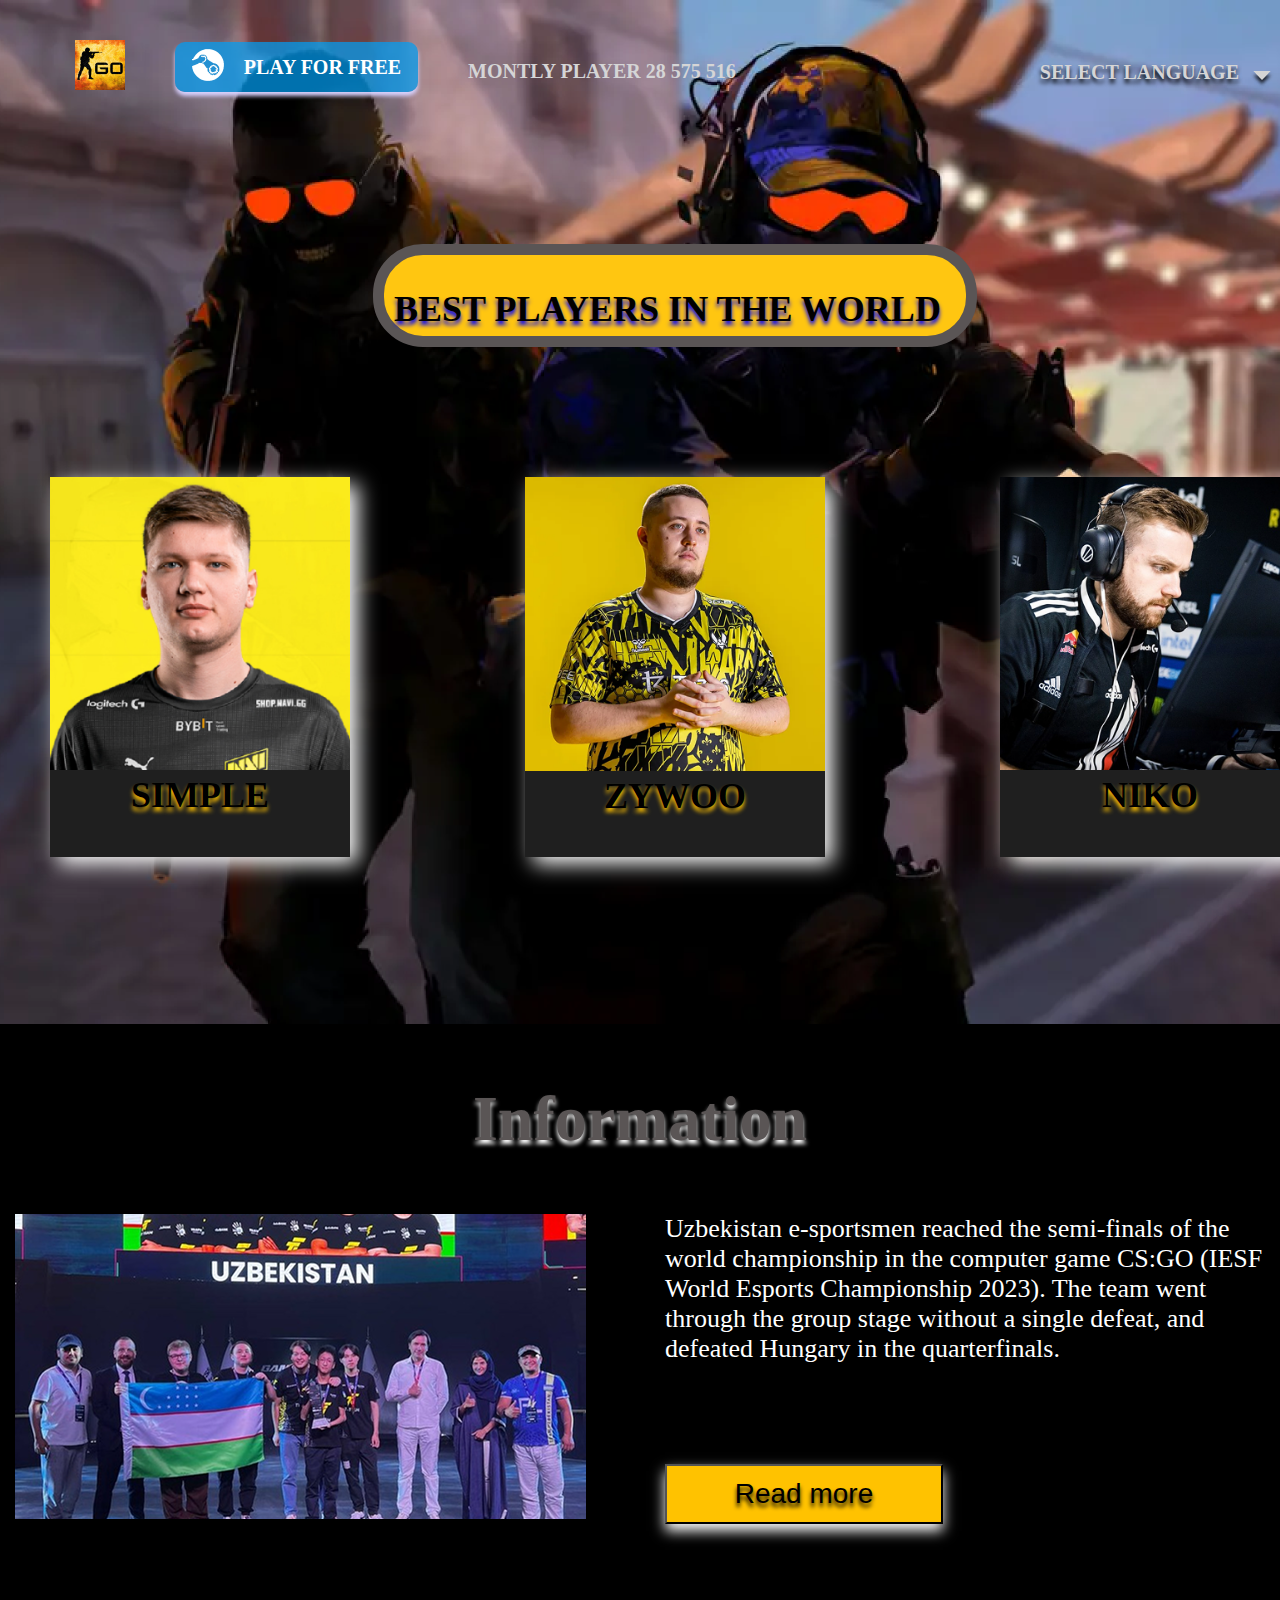
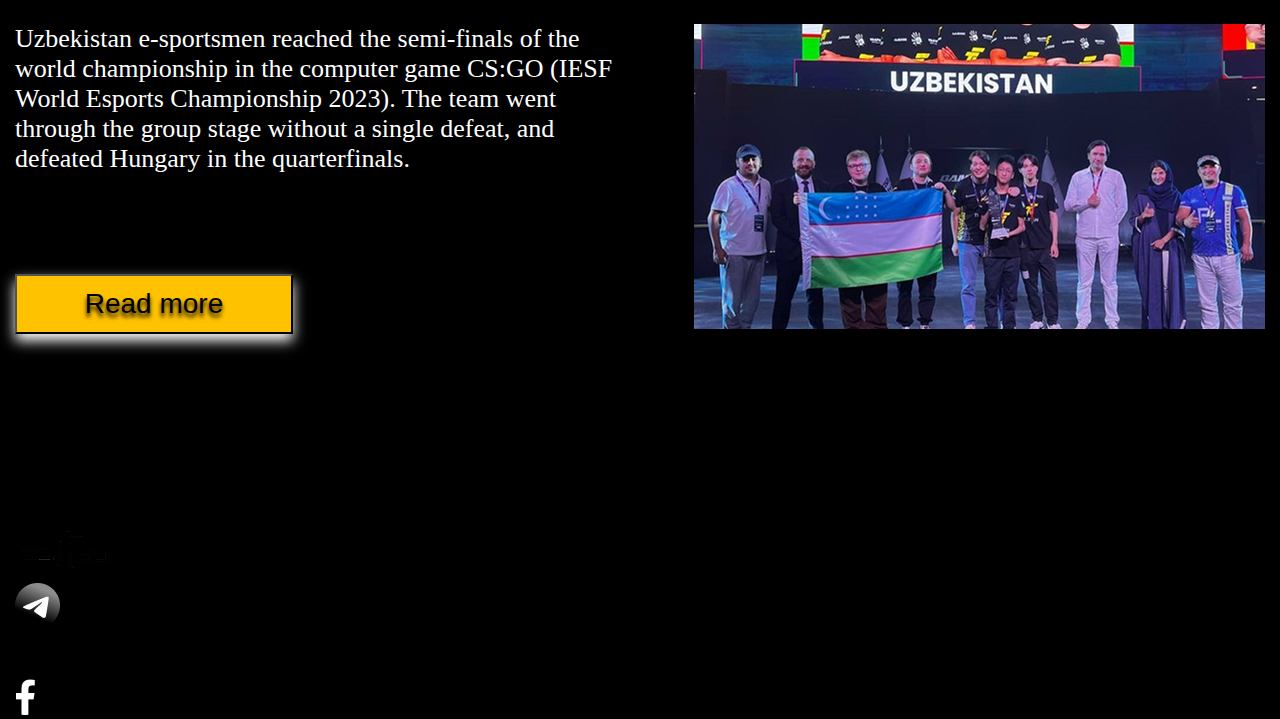
<file: index.html>
<!DOCTYPE html>
<html lang="en">

<head>
    <meta charset="UTF-8">
    <meta name="viewport" content="width=device-width, initial-scale=1.0">
    <title>Document</title>
    <link rel="stylesheet" href="css.css">
</head>

<body>
    <header>
        <div class="container">
            <nav>
                <div class="img">
                    <div class="nav">
                        <div class="nav_left">
                            <div class="nav_left_block"> <img src="./image 2 (1).png" alt=""></div>
                            <div class="nav_steam">
                                <div class="logo_steam">
                                    <img src="./image 4 (1).png" alt="">
                                </div>
                                <div class="play">
                                    <h1>PLAY FOR FREE</h1>
                                </div>
                            </div>
                            <div class="text_nav">
                                <h1><a href="#">MONTLY PLAYER 28 575 516</a></h1>
                            </div>
                        </div>
                        <div class="nav_right">
                            <div class="mm">
                                <a href="#">SELECT LANGUAGE</a>
                            </div>
                            <div class="pp">
                                <img src="./Polygon 1 (1).png" alt="">
                            </div>
                        </div>
                        <div class="best">
                            <a href="#">BEST PLAYERS IN THE WORLD
                            </a>
                        </div>
                    </div>
                    <div class="container2">
                        <div class="players">
                            <div class="simple">
                                <img src="./image 5 (2).png" alt="">
                                <h2>SIMPLE</h2>
                            </div>
                            <div class="simple">
                                <img src="./image 8.png" alt="">
                                <h2>ZYWOO</h2>
                            </div>
                            <div class="simple">
                                <img src="./image 9.png" alt="">
                                <h2>NIKO</h2>
                            </div>
                        </div>
                    </div>
                </div>
            </nav>
        </div>

    </header>
    <main>
        <section>
            <h1>Information</h1>
            <div class="container2">
                <div class="info">
                    <div class="info_left">
                        <img src="./image 10 (1).png" alt="">
                    </div>
                    <div class="info_right">
                        <p>Uzbekistan e-sportsmen reached the semi-finals of the world championship in the computer game
                            CS:GO (IESF World Esports Championship 2023). The team went through the group stage without
                            a
                            single defeat, and defeated Hungary in the quarterfinals.</p>
                        <button class="btn">
                            Read more
                        </button>
                    </div>
                </div>
                <div class="info1">
                    <div class="info_right">
                        <p>Uzbekistan e-sportsmen reached the semi-finals of the world championship in the computer game
                            CS:GO (IESF World Esports Championship 2023). The team went through the group stage without
                            a
                            single defeat, and defeated Hungary in the quarterfinals.</p>
                        <button class="btn">
                            Read more
                        </button>
                    </div>
                    <div class="info_left">
                        <img src="./image 10 (1).png" alt="">
                    </div>
                </div>
            </div>
        </section>
    </main>
    <footer>

        <div class="container2">
            <div class="footer">
                <div class="fr_left">
                    <img src="./image 12.png" alt="">
                </div>
                <div class="fr_right">
                    <div>
                        <img src="./Telegram (1).png" alt="">
                    </div>
                    <div>
                        <img src="./Vector (3).png" alt="">
                    </div>
                    <div>
                        <img src="./Vector (4).png" alt="">
                    </div>
                </div>
            </div>
        </div>
    </footer>

</body>

</html>
</file>
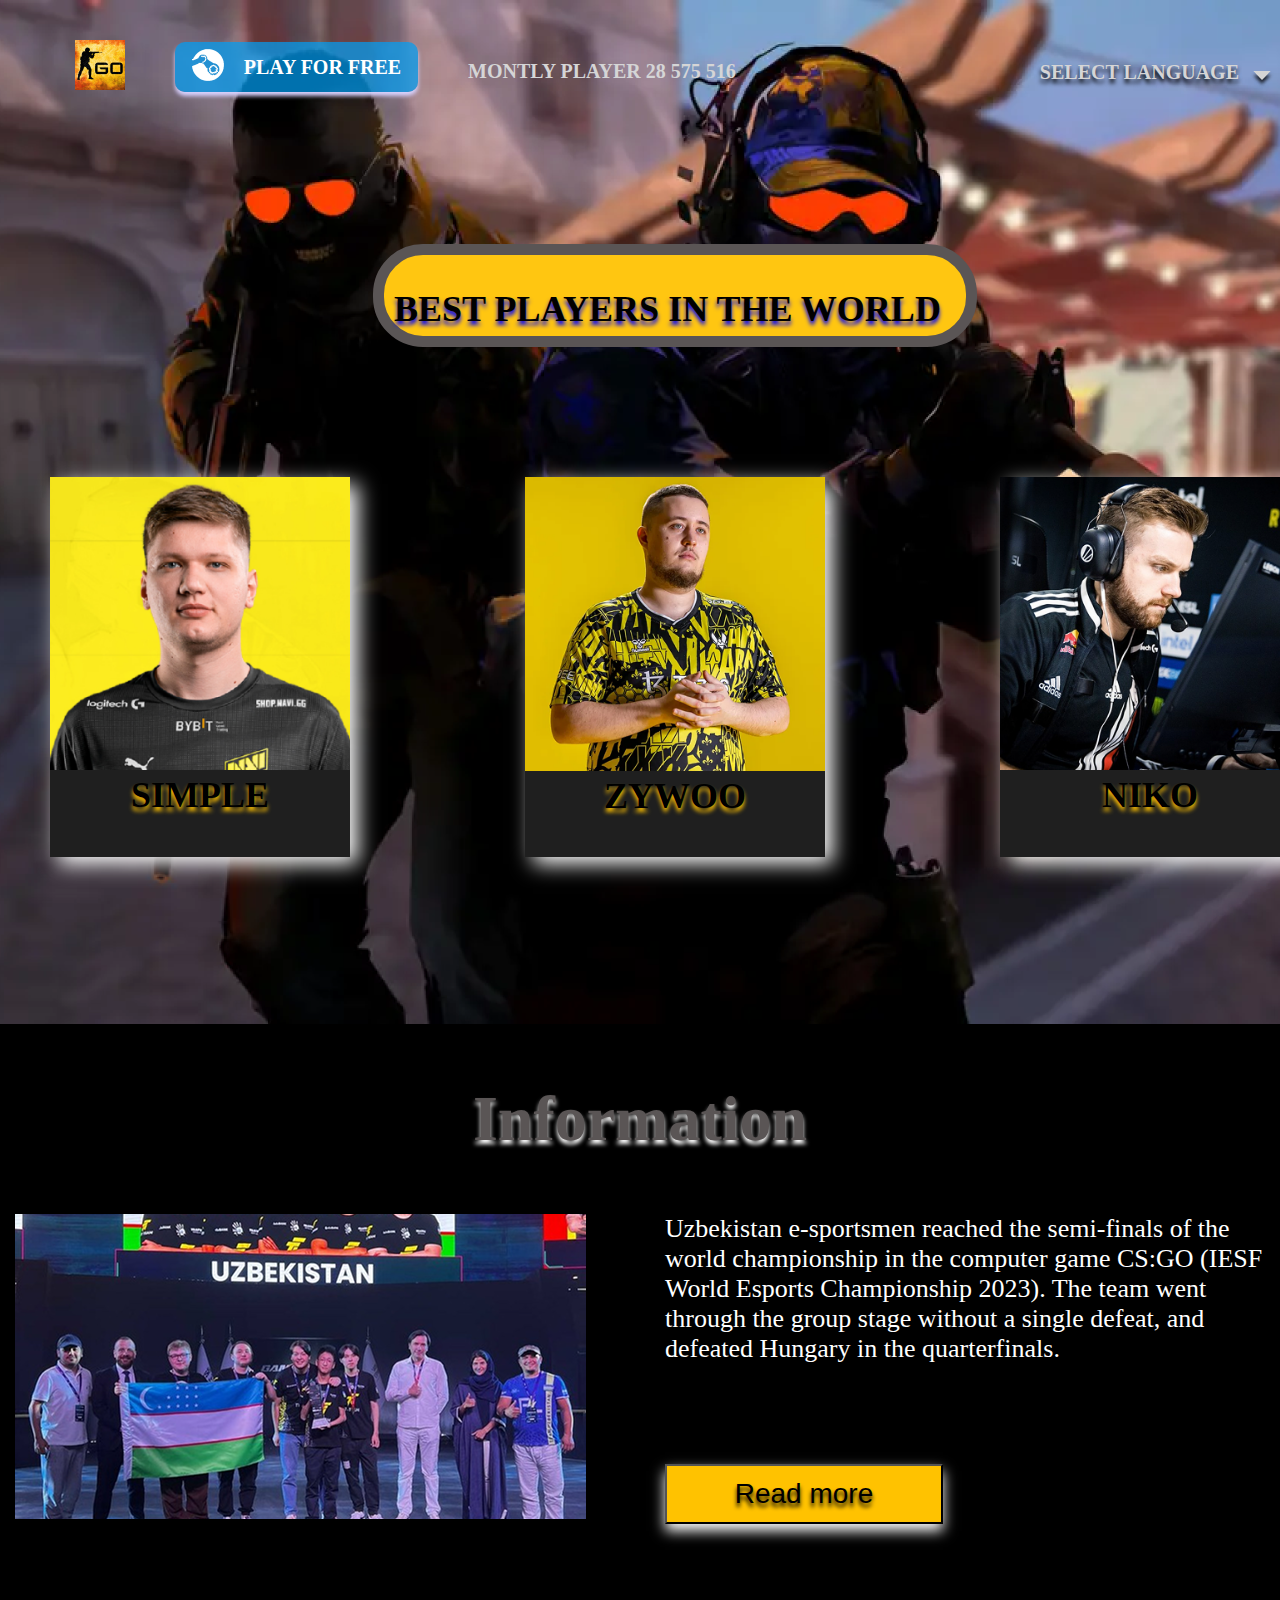
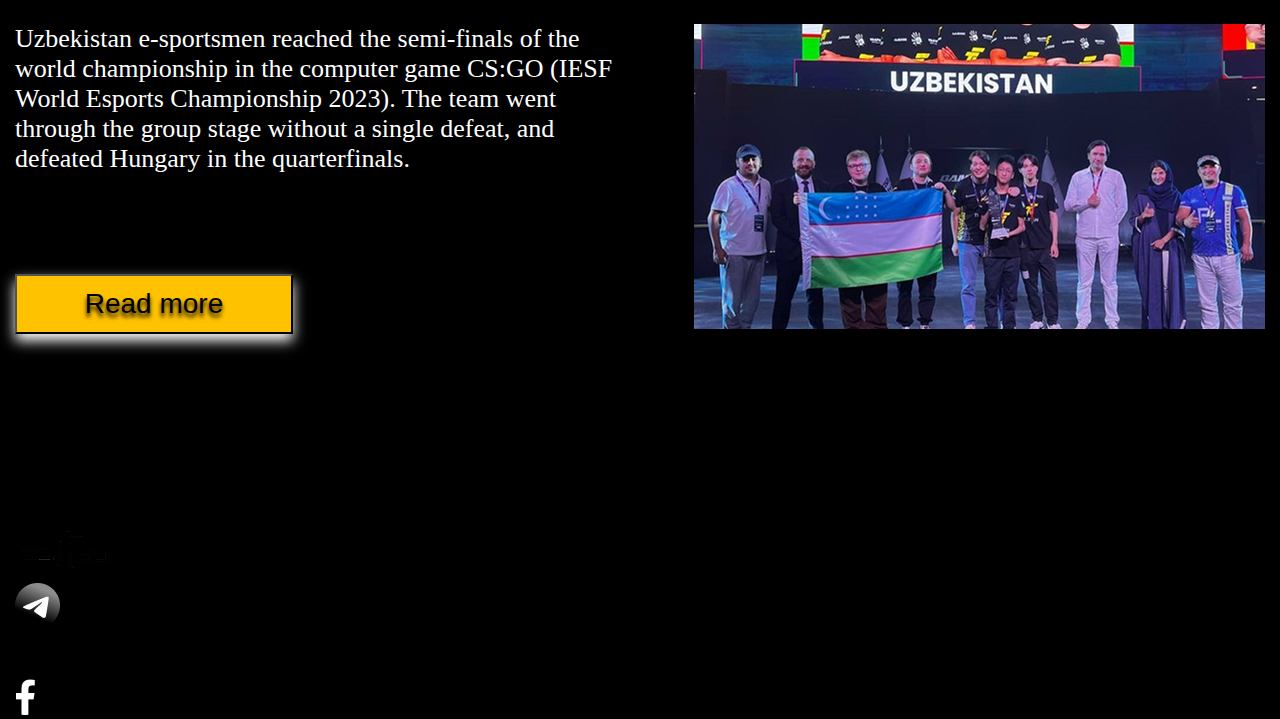
<file: inex.html>
<!DOCTYPE html>
<html lang="en">

<head>
    <meta charset="UTF-8">
    <meta name="viewport" content="width=device-width, initial-scale=1.0">
    <title>Document</title>
    <link rel="stylesheet" href="css.css">
</head>

<body>
    <header>
        <div class="container">
            <nav>
                <div class="img">
                    <div class="nav">
                        <div class="nav_left">
                            <div class="nav_left_block"> <img src="./image 2 (1).png" alt=""></div>
                            <div class="nav_steam">
                                <div class="logo_steam">
                                    <img src="./image 4 (1).png" alt="">
                                </div>
                                <div class="play">
                                    <h1>PLAY FOR FREE</h1>
                                </div>
                            </div>
                            <div class="text_nav">
                                <h1><a href="#">MONTLY PLAYER 28 575 516</a></h1>
                            </div>
                        </div>
                        <div class="nav_right">
                            <div class="mm">
                                <a href="#">SELECT LANGUAGE</a>
                            </div>
                            <div class="pp">
                                <img src="./Polygon 1 (1).png" alt="">
                            </div>
                        </div>
                        <div class="best">
                            <a href="#">BEST PLAYERS IN THE WORLD
                            </a>
                        </div>
                    </div>
                    <div class="container2">
                        <div class="players">
                            <div class="simple">
                                <img src="./image 5 (2).png" alt="">
                                <h2>SIMPLE</h2>
                            </div>
                            <div class="simple">
                                <img src="./image 8.png" alt="">
                                <h2>ZYWOO</h2>
                            </div>
                            <div class="simple">
                                <img src="./image 9.png" alt="">
                                <h2>NIKO</h2>
                            </div>
                        </div>
                    </div>
                </div>
            </nav>
        </div>

    </header>
    <main>
        <section>
            <h1>Information</h1>
            <div class="container2">
                <div class="info">
                    <div class="info_left">
                        <img src="./image 10 (1).png" alt="">
                    </div>
                    <div class="info_right">
                        <p>Uzbekistan e-sportsmen reached the semi-finals of the world championship in the computer game
                            CS:GO (IESF World Esports Championship 2023). The team went through the group stage without
                            a
                            single defeat, and defeated Hungary in the quarterfinals.</p>
                        <button class="btn">
                            Read more
                        </button>
                    </div>
                </div>
                <div class="info1">
                    <div class="info_right">
                        <p>Uzbekistan e-sportsmen reached the semi-finals of the world championship in the computer game
                            CS:GO (IESF World Esports Championship 2023). The team went through the group stage without
                            a
                            single defeat, and defeated Hungary in the quarterfinals.</p>
                        <button class="btn">
                            Read more
                        </button>
                    </div>
                    <div class="info_left">
                        <img src="./image 10 (1).png" alt="">
                    </div>
                </div>
            </div>
        </section>
    </main>
    <footer>

        <div class="container2">
            <div class="footer">
                <div class="fr_left">
                    <img src="./image 12.png" alt="">
                </div>
                <div class="fr_right">
                    <div>
                        <img src="./Telegram (1).png" alt="">
                    </div>
                    <div>
                        <img src="./Vector (3).png" alt="">
                    </div>
                    <div>
                        <img src="./Vector (4).png" alt="">
                    </div>
                </div>
            </div>
        </div>
    </footer>

</body>

</html>
</file>
<file: css.css>
* {
    margin: 0px;
    padding: 0px;
    box-sizing: border-box;
    list-style: none;
    flex-wrap: wrap;
    text-decoration: none;
}

.contaienr {
    width: 1440px;
    margin: auto;
}

.img {
    background-image: url('./image\ 1\ \(1\).png');
    width: 1350px;
    height: 1024px;

}

.nav_steam {
    width: 243px;
    height: 50px;
    border-radius: 10px;
    background-color: #009FF5B5;
    box-shadow: 0 4px 4px #DAD3FF;
}

.play h1 {
    color: white;
    font-size: 20px;
}

.nav_steam {
    display: flex;
    justify-content: center;
    align-items: center;
    gap: 20px;

}

.text_nav a {
    color: #D5D5D6;
    font-weight: 700;
    font-size: 20px;

}

.nav_left {
    display: flex;
    gap: 50px;
    align-items: center;
    padding-top: 40px;

}

.nav {
    width: 1200px;
    margin: auto;
    display: flex;
    align-items: center;
    justify-content: space-between;
}

.nav_right {
    color: #D5D5D6;
    font-weight: 700;
    font-size: 20px;
    display: flex;
    gap: 10px;
    align-items: center;
    padding-top: 50px;
}

.mm a {
    text-shadow: 0px 4px 4px black;
    color: #D5D5D6;
}

.pp img {
    padding-top: 20px;

}

.best {
    width: 604px;
    height: 103px;
    background-color: #FFC611;
    border: 11px solid #5A5555;
    border-radius: 50px;
    display: flex;
    align-items: center;
    margin-top: 250px;
    margin: auto;
    margin-top: 150px;

}

.best a {
    font-size: 36px;
    font-weight: 700;
    color: black;
    text-shadow: 0px 4px 4px blue;
    display: flex;
    justify-content: center;
    align-items: center;
    height: 12vh;
    text-align: center;
    padding-left: 10px;
    
}
.simple{
    width: 300px;
    height: 380px;
    background-color: #1F1F1F;
    box-shadow: 8px 7px 20px white;
}
.simple img{
    width: 100%;
}
.simple h2{
    font-size: 36px;
    font-weight: 600;
    color: black;
    text-shadow: 0px 4px 4px #FFC200;
    text-align: center;
}
.players{
    display: flex;
    justify-content: space-between;
    margin-top: 130px;
}
.container2{
    width: 1250px;
    margin: auto;
   
}
body{
    background-color: black;
}main{
    background-color: black;
}
section h1{
    color: #5A5555;
    text-shadow: 0px 4px 4px white;
    font-size: 64px;
    font-weight: 600;
    text-align: center;
    margin: 58px;
}
.btn{
    width: 278px;
    height: 60px;
    background-color: #FFC200;
    box-shadow: 0px 7px 12.8px white;
    color: black;
    font-size: 28px;
    margin-top: 100px;
    text-shadow: 0px 4px 4px black;
    
}
.info{
    display: flex;
    justify-content: space-between;
}
.info_right p{
    color: white;
    width: 600px;
    font-size: 26px;

}
.btn:focus{
    background-color: #535353;
    transition: 0.3s;
    color: white;
}
.info1{
    display: flex;
    justify-content: space-between;
    margin-top: 100px;
}

main{
    height: 1042px;
}
.simple:hover{
    width: 380px;
    height: 450px;
    transition: 0.7s;
    
}
</file>
